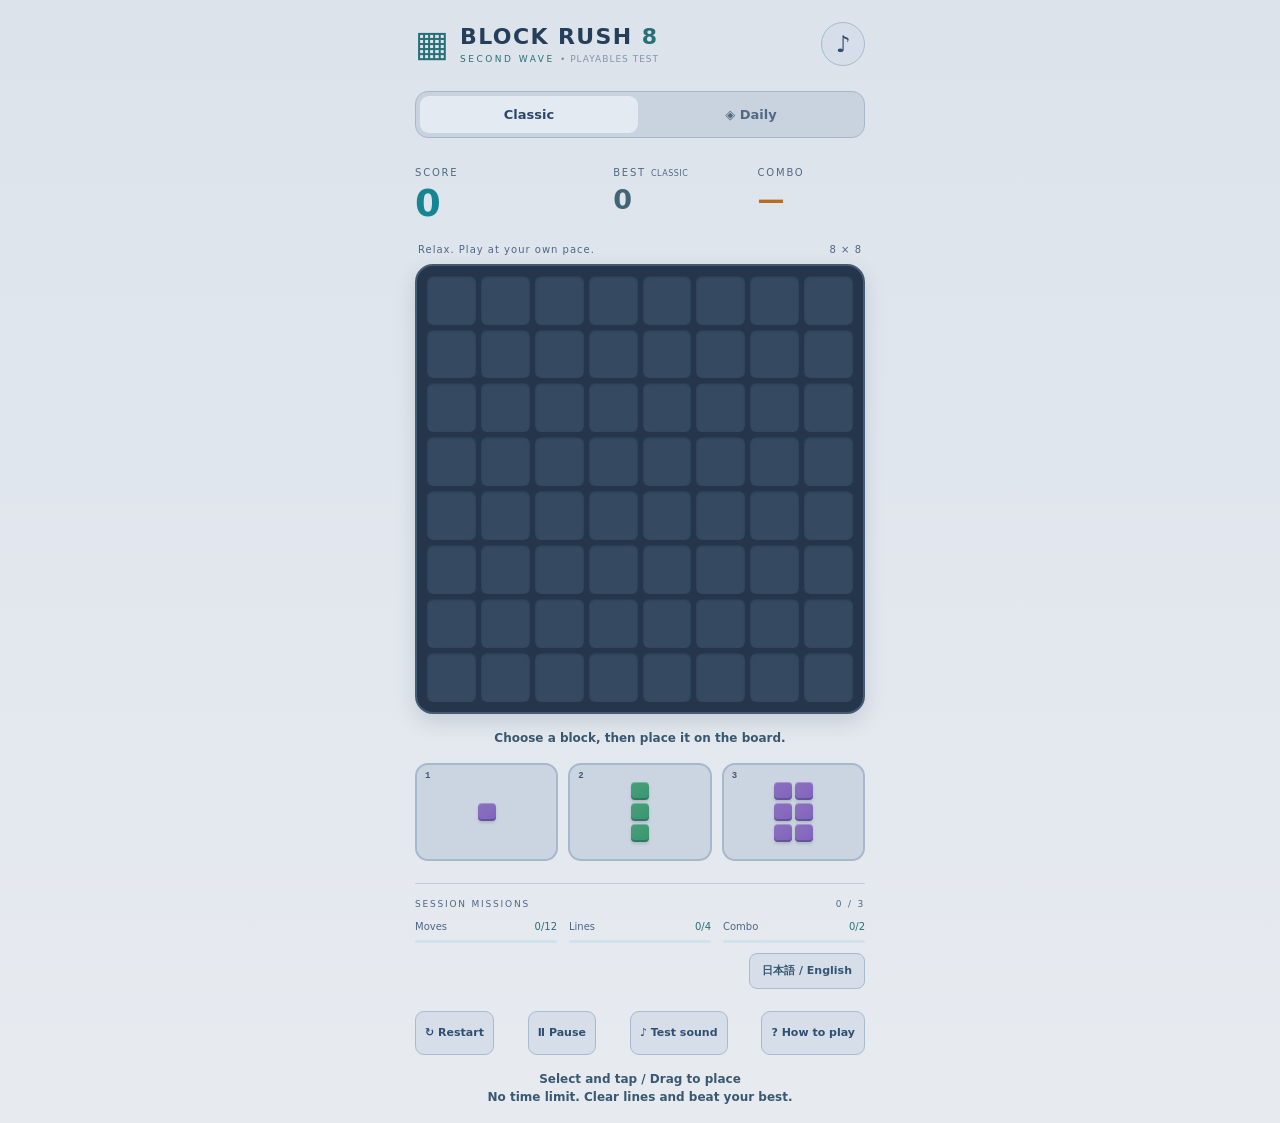
<file: index.html>
<!doctype html>
<html lang="ja"><head><meta charset="utf-8"><meta name="viewport" content="width=device-width,initial-scale=1,viewport-fit=cover"><meta name="theme-color" content="#101b30"><meta name="description" content="BLOCK RUSH 8 第2版。8×8の盤面でつなぐ、消す、コンボを決める。"><title>BLOCK RUSH 8 · Second Wave</title><link rel="stylesheet" href="style.css?v=pop1"><link rel="stylesheet" href="quality.css?v=contrast1"></head>
<body data-quality="1"><section id="startup" role="status"><h2>BLOCK RUSH 8</h2><p id="startupMessage">ゲームを読み込んでいます…</p><button id="retryLoad" hidden>もう一度読み込む</button></section><main id="game" inert>
<header><div class="brand"><span class="mark" aria-hidden="true">▦</span><div><h1>BLOCK RUSH <em>8</em></h1><p>SECOND WAVE <span>• PLAYABLES TEST</span></p></div></div><button id="sound" class="icon" aria-label="サウンドを切り替え" aria-pressed="true">♪</button></header>
<nav aria-label="ゲームモード"><button id="classic" aria-pressed="true">クラシック</button><button id="daily" aria-pressed="false">◈ デイリー</button></nav>
<section class="stats" aria-label="スコア"><div class="score-card"><span>SCORE</span><strong id="score">0</strong><small id="gain"></small></div><div><span>BEST <small id="bestLabel">CLASSIC</small></span><strong id="best">0</strong></div><div><span>COMBO</span><strong id="combo">—</strong></div></section>
<div class="board-caption"><span id="modeLabel">自由に、あなたのペースで。</span><span>8 × 8</span></div>
<div id="stage"><div id="board" role="grid" aria-label="8×8のゲーム盤面"></div><div id="effects" aria-hidden="true"></div><div id="paused" hidden><button id="resume">▶ 再開する</button></div></div>
<p id="message" role="status" aria-live="polite">ブロックを選んで、盤面に置こう。</p>
<div id="pieces" class="pieces" aria-label="手持ちのブロック"></div>
<section class="missions"><div class="section-title"><span id="missionTitle">SESSION MISSIONS</span><span id="missionCount">0 / 3</span></div><div id="missions"></div></section>
<div class="language-row"><button id="language" aria-label="日本語 / English">日本語 / English</button></div><footer><button id="restart">↻ 最初から</button><button id="pause">Ⅱ 一時停止</button><button id="soundTest">♪ 効果音を試す</button><button id="help">? 遊び方</button></footer>
<p class="hint">選んでタップ ／ ドラッグで配置<br>時間制限なし。ラインをつないで、自分のベストへ。</p>
</main><dialog id="dialog" aria-labelledby="dialogTitle"><div class="dialog-content"><span class="eyebrow">BLOCK RUSH 8</span><h2 id="dialogTitle"></h2><div id="dialogBody"></div><div class="dialog-actions"><button id="dialogCancel" type="button" value="cancel">戻る</button><button id="dialogOK" type="button" value="ok">OK</button></div></div></dialog>
<script src="https://www.youtube.com/game_api/v1"></script><script src="engine.js?v=pop1"></script><script src="platform.js?v=pop1"></script><script src="sound.js?v=pop1"></script><script src="drag.js?v=pop1"></script><script src="locale.js?v=pop1"></script><script src="app.js?v=quality1"></script></body></html>
</file>
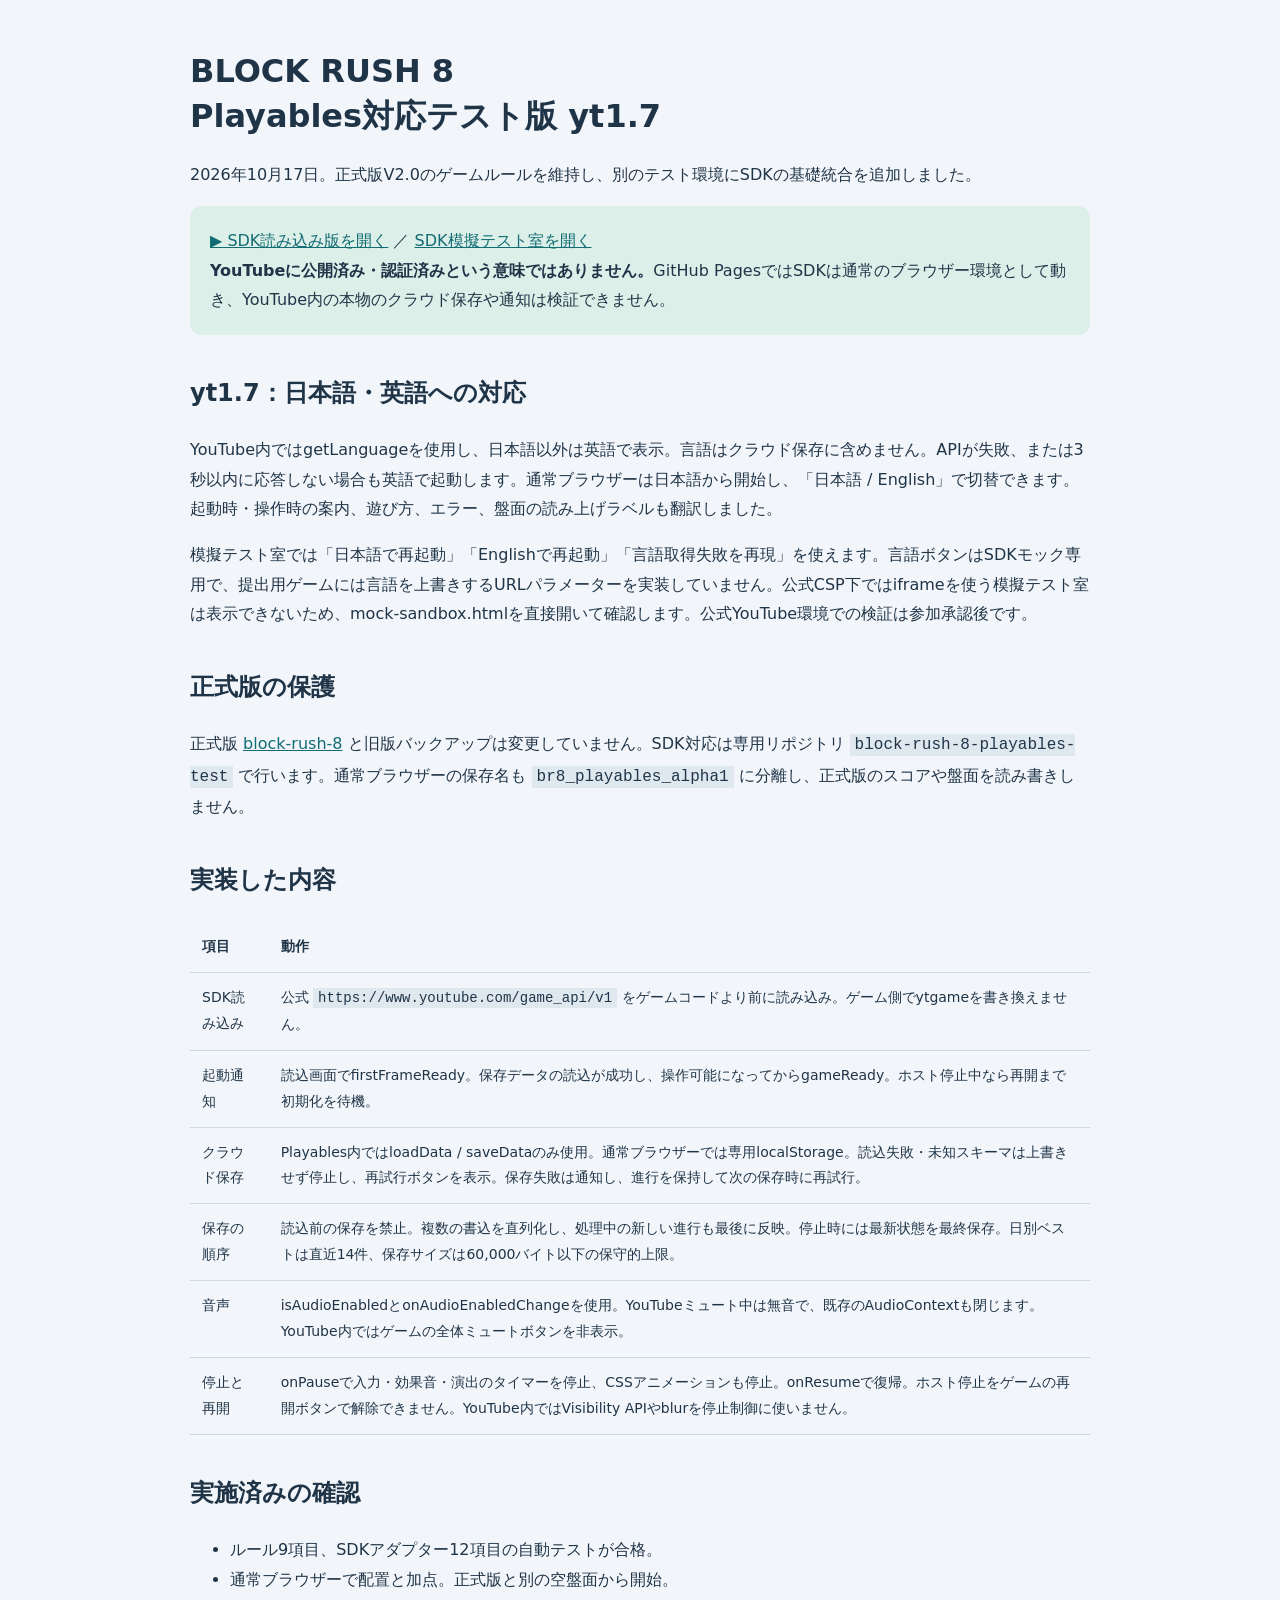
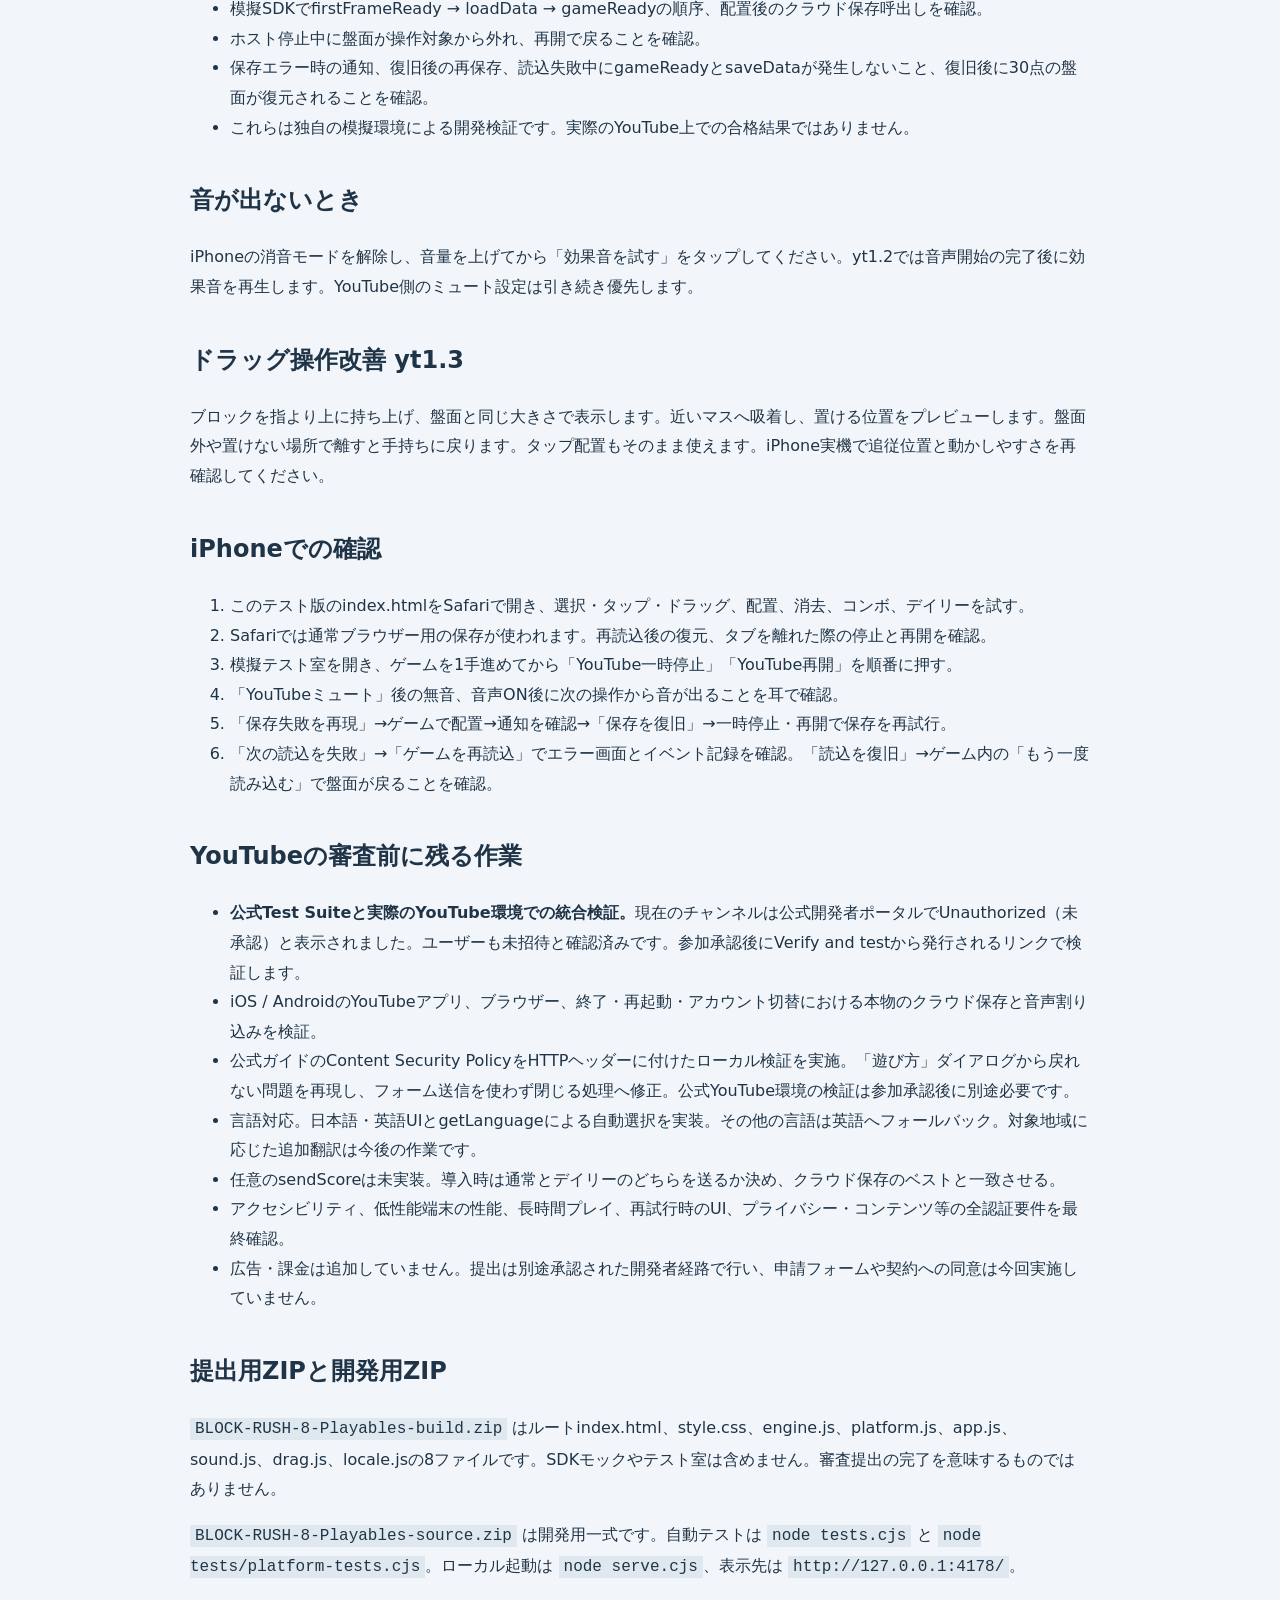
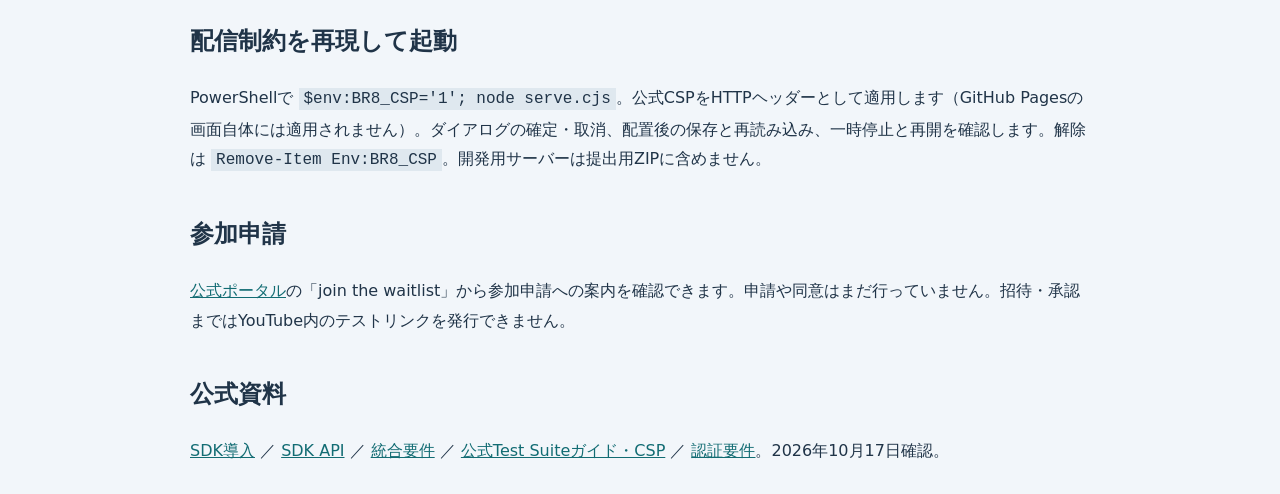
<file: GUIDE.html>
<!doctype html><html lang="ja"><meta charset="utf-8"><meta name="viewport" content="width=device-width,initial-scale=1"><title>BLOCK RUSH 8 — Playables対応テストガイド</title><style>body{max-width:900px;margin:auto;padding:28px;font:16px/1.85 system-ui;background:#f2f6fa;color:#203448}a{color:#126c73}h1{line-height:1.4}h2{margin-top:36px}table{border-collapse:collapse;width:100%;font-size:14px}td,th{text-align:left;vertical-align:top;padding:12px;border-bottom:1px solid #ccd8e0}code{background:#dfe8ef;padding:2px 5px}.note{background:#dcefe8;border-radius:12px;padding:20px}</style>
<h1>BLOCK RUSH 8<br>Playables対応テスト版 yt1.7</h1><p>2026年10月17日。正式版V2.0のゲームルールを維持し、別のテスト環境にSDKの基礎統合を追加しました。</p><p class="note"><a href="index.html">▶ SDK読み込み版を開く</a> ／ <a href="sdk-lab.html">SDK模擬テスト室を開く</a><br><b>YouTubeに公開済み・認証済みという意味ではありません。</b>GitHub PagesではSDKは通常のブラウザー環境として動き、YouTube内の本物のクラウド保存や通知は検証できません。</p>
<h2>yt1.7：日本語・英語への対応</h2><p>YouTube内ではgetLanguageを使用し、日本語以外は英語で表示。言語はクラウド保存に含めません。APIが失敗、または3秒以内に応答しない場合も英語で起動します。通常ブラウザーは日本語から開始し、「日本語 / English」で切替できます。起動時・操作時の案内、遊び方、エラー、盤面の読み上げラベルも翻訳しました。</p><p>模擬テスト室では「日本語で再起動」「Englishで再起動」「言語取得失敗を再現」を使えます。言語ボタンはSDKモック専用で、提出用ゲームには言語を上書きするURLパラメーターを実装していません。公式CSP下ではiframeを使う模擬テスト室は表示できないため、mock-sandbox.htmlを直接開いて確認します。公式YouTube環境での検証は参加承認後です。</p><h2>正式版の保護</h2><p>正式版 <a href="https://kazumoriasahi-wq.github.io/block-rush-8/">block-rush-8</a> と旧版バックアップは変更していません。SDK対応は専用リポジトリ <code>block-rush-8-playables-test</code> で行います。通常ブラウザーの保存名も <code>br8_playables_alpha1</code> に分離し、正式版のスコアや盤面を読み書きしません。</p>
<h2>実装した内容</h2><table><tr><th>項目</th><th>動作</th></tr><tr><td>SDK読み込み</td><td>公式 <code>https://www.youtube.com/game_api/v1</code> をゲームコードより前に読み込み。ゲーム側でytgameを書き換えません。</td></tr><tr><td>起動通知</td><td>読込画面でfirstFrameReady。保存データの読込が成功し、操作可能になってからgameReady。ホスト停止中なら再開まで初期化を待機。</td></tr><tr><td>クラウド保存</td><td>Playables内ではloadData / saveDataのみ使用。通常ブラウザーでは専用localStorage。読込失敗・未知スキーマは上書きせず停止し、再試行ボタンを表示。保存失敗は通知し、進行を保持して次の保存時に再試行。</td></tr><tr><td>保存の順序</td><td>読込前の保存を禁止。複数の書込を直列化し、処理中の新しい進行も最後に反映。停止時には最新状態を最終保存。日別ベストは直近14件、保存サイズは60,000バイト以下の保守的上限。</td></tr><tr><td>音声</td><td>isAudioEnabledとonAudioEnabledChangeを使用。YouTubeミュート中は無音で、既存のAudioContextも閉じます。YouTube内ではゲームの全体ミュートボタンを非表示。</td></tr><tr><td>停止と再開</td><td>onPauseで入力・効果音・演出のタイマーを停止、CSSアニメーションも停止。onResumeで復帰。ホスト停止をゲームの再開ボタンで解除できません。YouTube内ではVisibility APIやblurを停止制御に使いません。</td></tr></table>
<h2>実施済みの確認</h2><ul><li>ルール9項目、SDKアダプター12項目の自動テストが合格。</li><li>通常ブラウザーで配置と加点。正式版と別の空盤面から開始。</li><li>模擬SDKでfirstFrameReady → loadData → gameReadyの順序、配置後のクラウド保存呼出しを確認。</li><li>ホスト停止中に盤面が操作対象から外れ、再開で戻ることを確認。</li><li>保存エラー時の通知、復旧後の再保存、読込失敗中にgameReadyとsaveDataが発生しないこと、復旧後に30点の盤面が復元されることを確認。</li><li>これらは独自の模擬環境による開発検証です。実際のYouTube上での合格結果ではありません。</li></ul>
<h2>音が出ないとき</h2><p>iPhoneの消音モードを解除し、音量を上げてから「効果音を試す」をタップしてください。yt1.2では音声開始の完了後に効果音を再生します。YouTube側のミュート設定は引き続き優先します。</p><h2>ドラッグ操作改善 yt1.3</h2><p>ブロックを指より上に持ち上げ、盤面と同じ大きさで表示します。近いマスへ吸着し、置ける位置をプレビューします。盤面外や置けない場所で離すと手持ちに戻ります。タップ配置もそのまま使えます。iPhone実機で追従位置と動かしやすさを再確認してください。</p><h2>iPhoneでの確認</h2><ol><li>このテスト版のindex.htmlをSafariで開き、選択・タップ・ドラッグ、配置、消去、コンボ、デイリーを試す。</li><li>Safariでは通常ブラウザー用の保存が使われます。再読込後の復元、タブを離れた際の停止と再開を確認。</li><li>模擬テスト室を開き、ゲームを1手進めてから「YouTube一時停止」「YouTube再開」を順番に押す。</li><li>「YouTubeミュート」後の無音、音声ON後に次の操作から音が出ることを耳で確認。</li><li>「保存失敗を再現」→ゲームで配置→通知を確認→「保存を復旧」→一時停止・再開で保存を再試行。</li><li>「次の読込を失敗」→「ゲームを再読込」でエラー画面とイベント記録を確認。「読込を復旧」→ゲーム内の「もう一度読み込む」で盤面が戻ることを確認。</li></ol>
<h2>YouTubeの審査前に残る作業</h2><ul><li><b>公式Test Suiteと実際のYouTube環境での統合検証。</b>現在のチャンネルは公式開発者ポータルでUnauthorized（未承認）と表示されました。ユーザーも未招待と確認済みです。参加承認後にVerify and testから発行されるリンクで検証します。</li><li>iOS / AndroidのYouTubeアプリ、ブラウザー、終了・再起動・アカウント切替における本物のクラウド保存と音声割り込みを検証。</li><li>公式ガイドのContent Security PolicyをHTTPヘッダーに付けたローカル検証を実施。「遊び方」ダイアログから戻れない問題を再現し、フォーム送信を使わず閉じる処理へ修正。公式YouTube環境の検証は参加承認後に別途必要です。</li><li>言語対応。日本語・英語UIとgetLanguageによる自動選択を実装。その他の言語は英語へフォールバック。対象地域に応じた追加翻訳は今後の作業です。</li><li>任意のsendScoreは未実装。導入時は通常とデイリーのどちらを送るか決め、クラウド保存のベストと一致させる。</li><li>アクセシビリティ、低性能端末の性能、長時間プレイ、再試行時のUI、プライバシー・コンテンツ等の全認証要件を最終確認。</li><li>広告・課金は追加していません。提出は別途承認された開発者経路で行い、申請フォームや契約への同意は今回実施していません。</li></ul>
<h2>提出用ZIPと開発用ZIP</h2><p><code>BLOCK-RUSH-8-Playables-build.zip</code> はルートindex.html、style.css、engine.js、platform.js、app.js、sound.js、drag.js、locale.jsの8ファイルです。SDKモックやテスト室は含めません。審査提出の完了を意味するものではありません。</p><p><code>BLOCK-RUSH-8-Playables-source.zip</code> は開発用一式です。自動テストは <code>node tests.cjs</code> と <code>node tests/platform-tests.cjs</code>。ローカル起動は <code>node serve.cjs</code>、表示先は <code>http://127.0.0.1:4178/</code>。</p>
<h2>配信制約を再現して起動</h2><p>PowerShellで <code>$env:BR8_CSP='1'; node serve.cjs</code>。公式CSPをHTTPヘッダーとして適用します（GitHub Pagesの画面自体には適用されません）。ダイアログの確定・取消、配置後の保存と再読み込み、一時停止と再開を確認します。解除は <code>Remove-Item Env:BR8_CSP</code>。開発用サーバーは提出用ZIPに含めません。</p><h2>参加申請</h2><p><a href="https://www.youtube.com/playables_portal">公式ポータル</a>の「join the waitlist」から参加申請への案内を確認できます。申請や同意はまだ行っていません。招待・承認まではYouTube内のテストリンクを発行できません。</p><h2>公式資料</h2><p><a href="https://developers.google.com/youtube/gaming/playables/reference/getting_started">SDK導入</a> ／ <a href="https://developers.google.com/youtube/gaming/playables/reference/sdk">SDK API</a> ／ <a href="https://developers.google.com/youtube/gaming/playables/certification/requirements_integration">統合要件</a> ／ <a href="https://developers.google.com/youtube/gaming/playables/reference/test_suite_guide">公式Test Suiteガイド・CSP</a> ／ <a href="https://developers.google.com/youtube/gaming/playables/certification/requirements">認証要件</a>。2026年10月17日確認。</p></html>
</file>
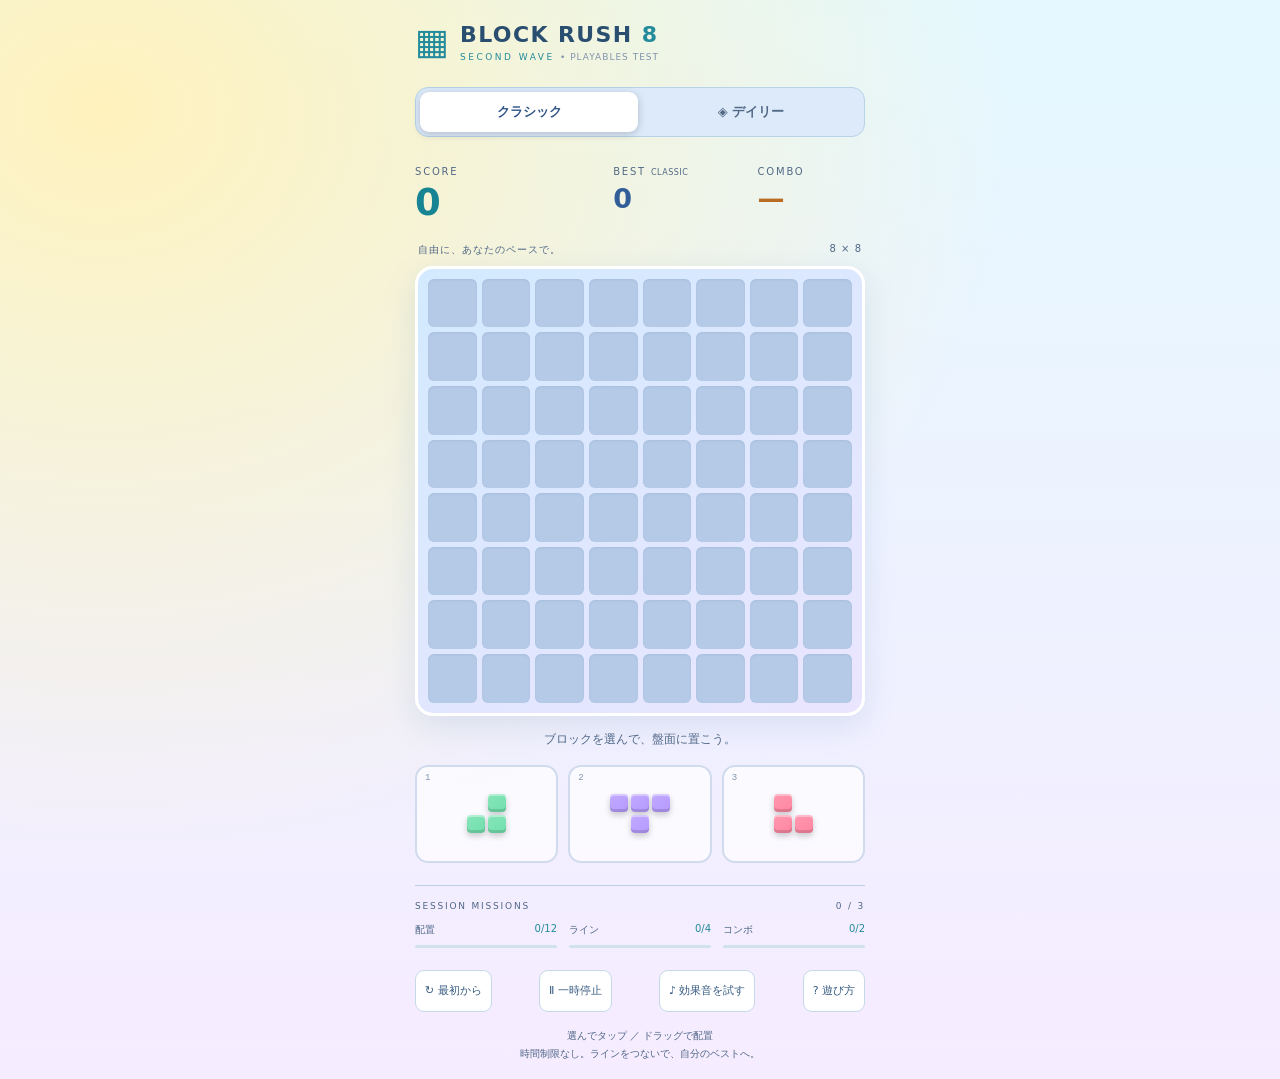
<file: mock-sandbox.html>
<!doctype html>
<html lang="ja"><head><meta charset="utf-8"><meta name="viewport" content="width=device-width,initial-scale=1,viewport-fit=cover"><meta name="theme-color" content="#101b30"><meta name="description" content="BLOCK RUSH 8 第2版。8×8の盤面でつなぐ、消す、コンボを決める。"><title>BLOCK RUSH 8 · Second Wave</title><link rel="stylesheet" href="style.css?v=pop1"></head>
<body><section id="startup" role="status"><h2>BLOCK RUSH 8</h2><p id="startupMessage">ゲームを読み込んでいます…</p><button id="retryLoad" hidden>もう一度読み込む</button></section><main id="game" inert>
<header><div class="brand"><span class="mark" aria-hidden="true">▦</span><div><h1>BLOCK RUSH <em>8</em></h1><p>SECOND WAVE <span>• PLAYABLES TEST</span></p></div></div><button id="sound" class="icon" aria-label="サウンドを切り替え" aria-pressed="true">♪</button></header>
<nav aria-label="ゲームモード"><button id="classic" aria-pressed="true">クラシック</button><button id="daily" aria-pressed="false">◈ デイリー</button></nav>
<section class="stats" aria-label="スコア"><div class="score-card"><span>SCORE</span><strong id="score">0</strong><small id="gain"></small></div><div><span>BEST <small id="bestLabel">CLASSIC</small></span><strong id="best">0</strong></div><div><span>COMBO</span><strong id="combo">—</strong></div></section>
<div class="board-caption"><span id="modeLabel">自由に、あなたのペースで。</span><span>8 × 8</span></div>
<div id="stage"><div id="board" role="grid" aria-label="8×8のゲーム盤面"></div><div id="effects" aria-hidden="true"></div><div id="paused" hidden><button id="resume">▶ 再開する</button></div></div>
<p id="message" role="status" aria-live="polite">ブロックを選んで、盤面に置こう。</p>
<div id="pieces" class="pieces" aria-label="手持ちのブロック"></div>
<section class="missions"><div class="section-title"><span id="missionTitle">SESSION MISSIONS</span><span id="missionCount">0 / 3</span></div><div id="missions"></div></section>
<div class="language-row"><button id="language" aria-label="日本語 / English">日本語 / English</button></div><footer><button id="restart">↻ 最初から</button><button id="pause">Ⅱ 一時停止</button><button id="soundTest">♪ 効果音を試す</button><button id="help">? 遊び方</button></footer>
<p class="hint">選んでタップ ／ ドラッグで配置<br>時間制限なし。ラインをつないで、自分のベストへ。</p>
</main><dialog id="dialog" aria-labelledby="dialogTitle"><div class="dialog-content"><span class="eyebrow">BLOCK RUSH 8</span><h2 id="dialogTitle"></h2><div id="dialogBody"></div><div class="dialog-actions"><button id="dialogCancel" type="button" value="cancel">戻る</button><button id="dialogOK" type="button" value="ok">OK</button></div></div></dialog>
<script src="mock-sdk.js"></script><script src="engine.js?v=pop1"></script><script src="platform.js?v=pop1"></script><script src="sound.js?v=pop1"></script><script src="drag.js?v=pop1"></script><script src="locale.js?v=pop1"></script><script src="app.js?v=pop1"></script></body></html>
</file>
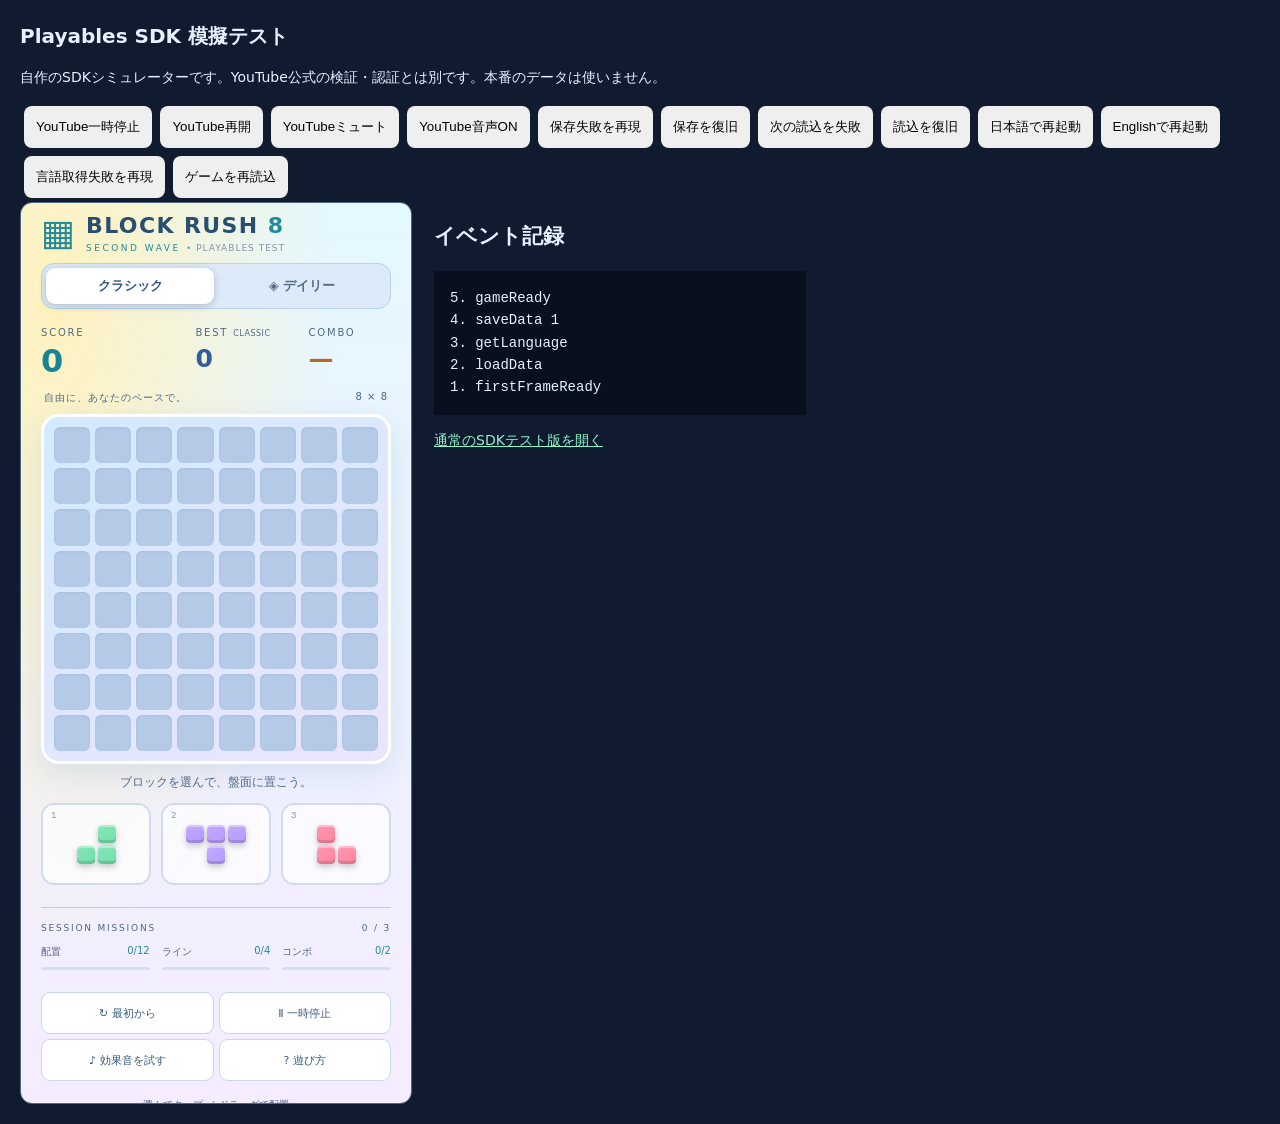
<file: sdk-lab.html>
<!doctype html><html lang="ja"><meta charset="utf-8"><meta name="viewport" content="width=device-width,initial-scale=1"><title>BLOCK RUSH 8 · SDK模擬テスト</title><style>body{font:14px/1.6 system-ui;background:#101b30;color:#e6f1ff;margin:20px}h1{font-size:20px}button{padding:12px;margin:4px;border:0;border-radius:8px;cursor:pointer}section{display:flex;flex-wrap:wrap;gap:22px}iframe{width:390px;height:900px;border:1px solid #516982;border-radius:12px}pre{white-space:pre-wrap;max-height:500px;overflow:auto;background:#081020;padding:16px;width:340px}a{color:#91f3cc}</style><h1>Playables SDK 模擬テスト</h1><p>自作のSDKシミュレーターです。YouTube公式の検証・認証とは別です。本番のデータは使いません。</p><div id="controls"><button data-command="pause">YouTube一時停止</button><button data-command="resume">YouTube再開</button><button data-command="mute">YouTubeミュート</button><button data-command="unmute">YouTube音声ON</button><button data-command="fail-save">保存失敗を再現</button><button data-command="restore-save">保存を復旧</button><button data-command="fail-load">次の読込を失敗</button><button data-command="restore-load">読込を復旧</button><button data-language="ja">日本語で再起動</button><button data-language="en-US">Englishで再起動</button><button data-language="error">言語取得失敗を再現</button><button id="reload">ゲームを再読込</button></div><section><iframe id="gameFrame" title="SDK模擬環境のゲーム" src="mock-sandbox.html"></iframe><div><h2>イベント記録</h2><pre id="log"></pre><p><a href="index.html">通常のSDKテスト版を開く</a></p></div></section><script src="lab.js?v=yt1.7"></script></html>
</file>
<file: style.css>
:root{color-scheme:dark;--bg:#101b30;--muted:#95aac7;--mint:#91f3cc;--gap:5px}*{box-sizing:border-box}body{margin:0;color:#eaf3ff;background:radial-gradient(ellipse at 15% 0,#213d53 0,transparent 48%),radial-gradient(ellipse at 100% 80%,#262748 0,transparent 50%),#0c1526;font-family:Inter,"Segoe UI",system-ui,-apple-system,sans-serif;min-height:100svh}button{font:inherit;color:inherit;cursor:pointer;border:0;touch-action:manipulation}button:focus-visible,[role=gridcell]:focus-visible{outline:3px solid var(--mint);outline-offset:3px}main{max-width:490px;margin:0 auto;padding:max(22px,env(safe-area-inset-top)) 20px max(16px,env(safe-area-inset-bottom))}header,.brand{display:flex;align-items:center}header{justify-content:space-between;margin-bottom:25px}.brand{gap:11px}.mark{font-size:36px;color:var(--mint);line-height:1}h1{font-size:22px;letter-spacing:1.4px;margin:0;font-weight:850}h1 em{font-style:normal;color:var(--mint)}header p{font-size:9px;letter-spacing:2.5px;color:var(--mint);margin:5px 0 0}header p span{color:#8193ad;letter-spacing:1px}.icon{width:42px;height:42px;border:1px solid #ffffff1c;border-radius:50%;background:#ffffff08;font-size:23px}.icon[aria-pressed=false]{opacity:.55}nav{display:flex;background:#080f1f80;padding:4px;border:1px solid #ffffff0c;border-radius:13px;gap:4px}nav button{flex:1;border-radius:9px;background:transparent;padding:11px 6px;color:var(--muted);font-size:13px;font-weight:650}nav button[aria-pressed=true]{background:#2b4057;color:#e8fff6;box-shadow:0 2px 8px #0003}.stats{display:grid;grid-template-columns:1.4fr 1fr .8fr;gap:10px;margin:23px 0 19px}.stats>div{position:relative}.stats span{font-size:10px;letter-spacing:1.8px;color:var(--muted)}.stats strong{font-size:27px;display:block;margin-top:4px;font-variant-numeric:tabular-nums;letter-spacing:1px}.stats .score-card strong{font-size:37px;line-height:1.1;color:var(--mint)}.stats small{font-size:8px;letter-spacing:.5px}#gain{position:absolute;right:10px;bottom:6px;color:var(--mint);font-size:13px}#combo{color:#ffc97b}.board-caption{display:flex;justify-content:space-between;color:var(--muted);font-size:10px;letter-spacing:1px;margin:0 3px 9px}#stage{position:relative}#board{display:grid;grid-template-columns:repeat(8,1fr);gap:var(--gap);padding:10px;border-radius:18px;background:linear-gradient(145deg,#14263c,#101c32);border:1px solid #718eae40;box-shadow:0 15px 50px #0004,inset 0 1px 0 #ffffff0e;aspect-ratio:1;touch-action:none;user-select:none}.cell{min-width:0;border-radius:6px;background:#23364c;box-shadow:inset 0 1px 2px #0003;position:relative}.cell.filled,.mini .on{background:linear-gradient(145deg,color-mix(in srgb,var(--c),white 15%),var(--c));box-shadow:inset 0 2px 0 #ffffff60,inset 0 -3px 0 #0002,0 3px 6px #0003}.cell.filled:after{content:"";position:absolute;inset:5px;border:1px solid #ffffff22;border-radius:3px}.cell.preview{background:#73e3b5;box-shadow:inset 0 0 0 2px #d5ffec;opacity:.85}.cell.bad{background:#ca6379;box-shadow:inset 0 0 0 2px #ffa4b3}.cell.line-hint{filter:brightness(1.5)}.cell.placed{animation:pop .24s ease-out}.cell.clearing{animation:clear .32s ease-in forwards}#effects{position:absolute;inset:0;pointer-events:none;overflow:hidden;border-radius:18px}.burst{position:absolute;inset:36% 0 auto;text-align:center;text-shadow:0 4px 12px #000;font-weight:850;font-size:30px;color:#fff;animation:float 1s ease-out forwards}.burst small{display:block;color:#baffde;font-size:15px;margin-top:7px}.spark{position:absolute;width:6px;height:6px;background:var(--c);border-radius:2px;animation:spark .65s ease-out forwards}#message{text-align:center;color:#b5c9df;font-size:12px;margin:15px 0;min-height:19px}.pieces{display:grid;grid-template-columns:repeat(3,1fr);gap:10px}.piece{height:98px;background:#20304770;border:1px solid #6786a52e;border-radius:13px;display:flex;align-items:center;justify-content:center;touch-action:none;user-select:none;position:relative}.piece.selected{background:#27524f55;border-color:var(--mint);box-shadow:0 0 20px #91f3cc12}.piece.used{opacity:.22}.piece.blocked{border-style:dashed}.piece kbd{position:absolute;left:8px;top:6px;color:#7f94ad;font-size:9px}.mini{display:grid;gap:3px;pointer-events:none}.mini div{width:18px;height:18px;border-radius:4px}.missions{margin-top:22px;border-top:1px solid #ffffff10;padding-top:15px}.section-title{display:flex;justify-content:space-between;font-size:9px;letter-spacing:1.8px;color:#95abc3;margin-bottom:12px}#missions{display:grid;grid-template-columns:repeat(3,1fr);gap:12px}.mission-label{display:flex;justify-content:space-between;font-size:10px;color:#bbccde;gap:4px}.mission-label b{font-weight:500;color:var(--mint)}.track{height:3px;background:#ffffff12;border-radius:3px;margin-top:8px;overflow:hidden}.track i{display:block;height:100%;background:var(--mint);transition:width .4s}.mission.done .mission-label{color:var(--mint)}footer{display:flex;justify-content:space-between;margin-top:22px;gap:5px}footer button{background:#ffffff07;border:1px solid #ffffff0e;border-radius:9px;padding:11px 9px;font-size:11px;color:#becfe1;min-height:42px}.hint{font-size:10px;line-height:1.8;color:#7f94af;text-align:center;margin:15px 0 0}#paused{position:absolute;inset:0;display:grid;place-items:center;background:#0c1728e8;border-radius:18px;z-index:3}#paused[hidden]{display:none}#resume{background:var(--mint);color:#102a25;padding:15px 28px;border-radius:12px;font-weight:700}dialog{color:#edf6ff;background:#192c42;border:1px solid #54718d;border-radius:22px;max-width:360px;width:calc(100% - 32px);padding:28px;box-shadow:0 20px 100px #0009}dialog::backdrop{background:#030c1bd9;backdrop-filter:blur(7px)}.eyebrow{font-size:10px;letter-spacing:2px;color:var(--mint)}dialog h2{font-size:25px;margin:14px 0}#dialogBody{font-size:13px;line-height:1.9;color:#bacce0}#dialogBody strong{display:block;font-size:42px;color:var(--mint)}.dialog-actions{display:flex;gap:10px;margin-top:24px}.dialog-actions button{flex:1;background:#31475d;border-radius:10px;min-height:44px;font-size:13px}#dialogOK{background:var(--mint);color:#103529;font-weight:700}#dialogCancel[hidden]{display:none}@keyframes pop{0%{transform:scale(.65);filter:brightness(1.8)}65%{transform:scale(1.08)}100%{transform:scale(1)}}@keyframes clear{40%{transform:scale(1.05);filter:brightness(2)}100%{transform:scale(.15);opacity:0}}@keyframes float{0%{opacity:0;transform:translateY(15px) scale(.85)}20%{opacity:1;transform:translateY(0) scale(1)}75%{opacity:1}100%{opacity:0;transform:translateY(-35px)}}@keyframes spark{to{transform:translate(var(--dx),var(--dy)) rotate(120deg);opacity:0}}@media(max-width:370px){main{padding-left:13px;padding-right:13px}h1{font-size:19px}header p{font-size:8px}:root{--gap:4px}.mini div{width:16px;height:16px}.piece{height:88px}}@media(max-height:760px){main{padding-top:max(12px,env(safe-area-inset-top))}header{margin-bottom:15px}.stats{margin:15px 0}.piece{height:82px}.missions{margin-top:15px}footer{margin-top:15px}}@media(prefers-reduced-motion:reduce){*,*:before,*:after{animation:none!important;transition:none!important}}

#startup{position:fixed;inset:0;z-index:20;display:grid;align-content:center;justify-items:center;background:#101b30;padding:30px;text-align:center}#startup[hidden]{display:none}#startup p{max-width:350px;line-height:1.8;color:#a9c0d8}#startup button{padding:14px 24px;border-radius:12px;background:#91f3cc;color:#102a25}.host-paused *{animation-play-state:paused!important}.host-paused #effects{visibility:hidden}

/* The SDK sets body touch-action:none inline even outside YouTube.
   Allow page swipes; only a gesture starting on a hand piece is a drag. */
html,body{touch-action:pan-y pinch-zoom!important}
#board{touch-action:pan-y pinch-zoom}
.piece{touch-action:none}
@media(max-width:600px){
 main{padding-top:max(10px,env(safe-area-inset-top))}
 header{margin-bottom:10px}
 nav button{padding:9px 6px}
 .stats{margin:12px 0}
 .stats strong{font-size:25px}
 .stats .score-card strong{font-size:32px}
 #stage{width:min(100%,max(200px,calc(100svh - 350px)));margin-inline:auto}
 #message{margin:10px 0;min-height:19px}
 .piece{height:82px}
}

.drag-ghost{position:fixed;left:0;top:0;z-index:50;display:grid;pointer-events:none;will-change:transform;filter:drop-shadow(0 10px 10px #0007);transform-origin:center;opacity:.94}
.drag-ghost i{display:block;border-radius:5px}
.drag-ghost .tile{background:linear-gradient(145deg,color-mix(in srgb,var(--c),white 15%),var(--c));box-shadow:inset 0 2px 0 #ffffff70,inset 0 -3px 0 #0002}
.drag-ghost.invalid{opacity:.58;filter:drop-shadow(0 0 5px #ff7198)}
.piece.drag-source .mini{opacity:.18}
.cell.preview{background:#91f3cc;box-shadow:inset 0 0 0 2px #ecfff8}

/* Clear celebration: transforms/opacity only; bounded particle count. */
#effects{isolation:isolate}.clear-title{z-index:4;font-size:clamp(23px,7vw,36px);letter-spacing:1px;color:#fff9ce;text-shadow:0 3px 0 #70467b,0 0 18px #ffce5a99,0 4px 12px #000;animation:celebrate 1.2s cubic-bezier(.2,.7,.2,1) forwards}.clear-title small{color:#fff;font-size:17px;letter-spacing:.5px}.clear-title.power-3{color:#fff1a1}.clear-aura{position:absolute;inset:0;z-index:1;background:radial-gradient(ellipse,#ffe9a844,transparent 70%);animation:aura .8s ease-out forwards}.clear-aura.power-3{background:radial-gradient(ellipse,#ffb6df66,transparent 75%)}.clear-ring{position:absolute;inset:27%;z-index:2;border:3px solid #fff1b3;border-radius:50%;box-shadow:0 0 22px var(--c),inset 0 0 18px #fff7;animation:ring .8s ease-out forwards}.clear-beam{position:absolute;z-index:2;background:linear-gradient(90deg,transparent,#fff9cf,#fff,transparent);box-shadow:0 0 15px #ffe58c;animation:beam .6s ease-out forwards}.clear-beam.row{left:0;right:0;top:calc((var(--line) + .5)*12.5% - 3px);height:6px}.clear-beam.col{top:0;bottom:0;left:calc((var(--line) + .5)*12.5% - 3px);width:6px;background:linear-gradient(transparent,#fff9cf,#fff,transparent)}.clear-particle{z-index:3;width:var(--size);height:var(--size);box-shadow:0 0 7px var(--c);animation:confetti .9s ease-out forwards}.score-pop{animation:score-pop .55s ease-out}.cell.clearing{animation:clear .32s ease-in forwards}
@keyframes celebrate{0%{opacity:0;transform:translateY(12px) scale(.65)}18%{opacity:1;transform:translateY(0) scale(1.13)}32%{transform:scale(1)}76%{opacity:1}100%{opacity:0;transform:translateY(-32px) scale(1.04)}}@keyframes aura{0%{opacity:0}20%{opacity:1}100%{opacity:0}}@keyframes ring{0%{transform:scale(.3);opacity:.9}100%{transform:scale(3.2);opacity:0}}@keyframes beam{0%{opacity:0;transform:scale(.5)}20%{opacity:1;transform:scale(1)}100%{opacity:0;transform:scale(1.1)}}@keyframes confetti{0%{opacity:1;transform:scale(1)}100%{transform:translate(var(--dx),var(--dy)) rotate(var(--turn)) scale(.2);opacity:0}}@keyframes score-pop{35%{transform:scale(1.14);color:#fff0ad;text-shadow:0 0 18px #ffd875aa}100%{transform:scale(1)}}

/* Multi-line/combo finale. Keep all decoration inside the non-interactive board overlay. */
.mega-title{font-size:clamp(27px,8.5vw,43px);color:#fff4b1!important;text-shadow:0 3px 0 #9c3979,0 0 22px #ff76d6bb,0 0 40px #ffd36b77;animation:mega-celebrate 1.2s cubic-bezier(.16,.7,.2,1) forwards}
.clear-badge{position:absolute;inset:58% 0 auto;z-index:5;text-align:center;font-size:13px;font-weight:800;letter-spacing:1.5px;color:#fff6ba;text-shadow:0 2px 8px #000;animation:badge 1.15s ease-out forwards}
.rainbow-halo{position:absolute;inset:-15%;z-index:0;background:conic-gradient(from 20deg,transparent,#ff75bc44,transparent,#77eaff55,transparent,#ffe78555,transparent);border-radius:50%;animation:rainbow-halo 1.15s ease-out forwards}
.rainbow-sweep{position:absolute;inset:-50%;z-index:1;background:linear-gradient(115deg,transparent 40%,#ff97c755 44%,#ffeab977 47%,#a5ffe999 50%,#9bd7ff66 53%,transparent 58%);animation:rainbow-sweep .85s ease-out forwards}
.mega-wave{position:absolute;inset:20%;z-index:2;border-radius:50%;border:3px solid #a6f6ff;box-shadow:0 0 18px #b293ff99,inset 0 0 12px #ff91cf66;animation:mega-wave 1s ease-out forwards}.mega-wave.wave-1{border-color:#ffbcdf;animation-delay:.13s;opacity:0}
.firework-star{position:absolute;width:11px;height:11px;z-index:3;background:var(--c);clip-path:polygon(50% 0,62% 35%,100% 50%,62% 63%,50% 100%,37% 63%,0 50%,37% 35%);animation:firework 1s ease-out var(--delay) both}
@keyframes mega-celebrate{0%{opacity:0;transform:scale(.4) rotate(-7deg)}22%{opacity:1;transform:scale(1.18) rotate(2deg)}38%{transform:scale(1) rotate(0)}75%{opacity:1}100%{opacity:0;transform:translateY(-30px) scale(1.05)}}
@keyframes badge{0%,12%{opacity:0;transform:translateY(12px)}30%,75%{opacity:1;transform:translateY(0)}100%{opacity:0;transform:translateY(-15px)}}
@keyframes rainbow-halo{0%{opacity:0;transform:scale(.5) rotate(-25deg)}25%{opacity:1}100%{opacity:0;transform:scale(1.2) rotate(45deg)}}
@keyframes rainbow-sweep{0%{opacity:0;transform:translateX(-50%)}25%{opacity:1}100%{opacity:0;transform:translateX(50%)}}
@keyframes mega-wave{0%{opacity:.9;transform:scale(.4)}100%{opacity:0;transform:scale(2.5)}}
@keyframes firework{0%{opacity:0;transform:scale(.2)}12%{opacity:1}100%{opacity:0;transform:translate(var(--dx),var(--dy)) rotate(var(--turn)) scale(.25)}}

.language-row{text-align:right;margin-top:10px}.language-row button{background:transparent;color:#b6d6e5;font-size:11px;padding:8px;min-height:36px}.language-row:has(button[hidden]){display:none}
@media(max-width:600px){footer{flex-wrap:wrap}footer button{flex:1 1 40%;padding-inline:4px}}

/* Pop edition: clear, bright surfaces with strong text contrast. */
:root{color-scheme:light;--ink:#294e70;--dim:#586c89;--muted:#526985;--gold:#efac31;--mint:#238b9b}html{background:#edf7ff;color:#294e70}body{color:#294e70;background:radial-gradient(ellipse at 8% 10%,#fff2bd,transparent 55%),linear-gradient(#e4f8ff,#f6ecff)}h1{font-weight:850}button{border-radius:14px}dialog{background:#f8fbff;color:#294e70;border:3px solid #fff;box-shadow:0 18px 60px #46729b33}dialog p,#dialogBody{color:#4c6483}dialog::backdrop{background:#365b7d66}.eyebrow,.subtitle,.sub,.tip,.hint,.footnote,.muted,footer,.language-row{color:#526985}#startup{background:#edf7ff;color:#294e70}#startup p{color:#526985}.language-row select{background:#fff;color:#294e70}button:focus-visible{outline-color:#dc578f}
nav{background:#dceafa;border-color:#b8d2e8}nav button[aria-pressed=true]{background:#fff;color:#315588}.icon{background:#fff;border-color:#c0d6e9}#board{background:linear-gradient(145deg,#d2eaff,#ebe5ff);border:3px solid #fff;box-shadow:0 10px 30px #7a9abd33}.cell{background:#b4cae7;box-shadow:inset 0 1px 2px #7996b633}.piece{background:#ffffffad;border:2px solid #d1dbee}.piece.selected{background:#fff4b6;border-color:#e9ae3a}#message,.section-title,.mission-label,.hint{color:#4f6686}.stats strong{color:#315d98}.stats .score-card strong{color:#168492}#combo{color:#b86b21}.missions{border-color:#bacfe3}.track{background:#d1e2ef}footer button{background:#fff;border-color:#c6d9e9;color:#375b81}#paused{background:#edf8fff0}#dialogOK,#resume{background:#ffd15e;color:#57411f}.dialog-actions button{background:#dceafa;color:#375b81}.burst{color:#803d8f;text-shadow:0 2px 0 #fff,0 0 20px #fff}.burst small{color:#236780}.board-caption{color:#4f6686}
</file>
<file: quality.css>
:root{--quality-accent:#6472d9;--quality-sky:#e5edff;--quality-warm:#f9e9c9}
/* Quality pass: contrast, hierarchy, touch affordances. No new timers or SDK hooks. */
body{background:radial-gradient(ellipse at 90% 0,var(--quality-warm),transparent 60%),linear-gradient(var(--quality-sky),#f4f8fd);color:#2d405a}main{filter:none}header h1,h1{color:#253e5a;text-shadow:0 1px #fff9}header{gap:12px}.eyebrow{color:#5c6980;font-weight:850;letter-spacing:1px}button,select{font-weight:750}button{transition:transform .1s,box-shadow .1s,filter .1s}button:not(:disabled):active{transform:translateY(2px) scale(.98);filter:brightness(.97)}button:focus-visible,select:focus-visible,input:focus-visible{outline:3px solid var(--quality-accent);outline-offset:3px}button:disabled{cursor:default;filter:saturate(.5);opacity:.55}button.primary,.primary,#jump,#drop,#hold,#bite,#walk{min-height:50px;font-size:14px;letter-spacing:.2px;border-radius:17px;box-shadow:0 4px 0 color-mix(in srgb,var(--quality-accent) 75%,#294151);text-shadow:0 1px #0002}#message,#hint,.hint,.instruction,.gesture-note{color:#385970;font-size:12px;line-height:1.55;font-weight:700}#message,#hint{font-variant-numeric:tabular-nums}.utility,.language-row,footer{color:#526b7b}footer{font-size:10px}footer button{min-height:40px;font-size:11px}dialog{border-color:#fff;background:#fffdf1;box-shadow:0 20px 70px #25385842}dialog h2{color:#2f465e}dialog p{color:#476174;line-height:1.75}.next-goal{padding:10px 13px;border:1px solid #d0dfda;border-radius:12px;background:#edf7eb;color:#325c52!important;font-size:13px!important;font-weight:800}.stage,#field,.board-wrap{box-shadow:0 10px 24px #3b657422,0 3px 0 #fff8}.stage,.field{border-color:#fff}.hud small,.scoreboard small,.stat small{color:#516a77;font-size:10px}.hud strong,.scoreboard strong{font-variant-numeric:tabular-nums}.controls button,[data-dir]{min-height:48px}#powerWord,#echoText,#gateText{color:#3a566b;font-weight:850}#power .sweet,#sweet{background:#ffdb5e;border:2px solid #b6811c}#sun{min-width:48px;min-height:48px}input[type=range]{min-height:42px;accent-color:var(--quality-accent)}.cell.can-place:not(.filled)::after{content:'';position:absolute;width:5px;height:5px;border-radius:50%;background:#365f9bb0;left:calc(50% - 2.5px);top:calc(50% - 2.5px);pointer-events:none}.cell{position:relative}.cell.preview{outline:2px solid #fff;outline-offset:-3px;filter:brightness(1.12)}.cell.line-hint{box-shadow:inset 0 0 0 3px #fff3aa,0 0 12px #ffce5a}.piece.selected{outline:3px solid #6077c8;outline-offset:2px}.piece.blocked{opacity:.6}#pace{font-size:10px;background:#244456eb;color:#fff8dc}#toast,#callout{font-weight:950}#welcome p,#coverText,#intro p{color:#3e6272;font-weight:650}#welcome h2,#coverTitle{color:#294b60}#needle{box-shadow:0 0 0 2px #fff,0 1px 5px #26394f66}#fitRange{background:#89d7a3;border:1px solid #367657}.hearts{color:#c65575!important}.hud>div,.scoreboard>div{border-color:#fff;box-shadow:0 3px 0 #7797a214}button.round,button.icon,#settings,#sound,#pause{min-height:44px;min-width:44px}#best,.best{color:#426475;font-weight:850}
@media(max-height:650px) and (orientation:portrait){#message,#hint,.hint,.instruction,.gesture-note{font-size:10px}.eyebrow{font-size:8px}.primary,button.primary,#jump,#drop,#hold,#bite,#walk{min-height:48px;font-size:12px}footer{font-size:8px}footer button{min-height:32px}.hud small,.scoreboard small{font-size:9px}.controls{gap:6px;margin-top:8px}.controls button{min-height:44px}.stage-top #pause{min-height:36px;min-width:36px}#pace{font-size:8px}}
@media(prefers-reduced-motion:reduce){*,*::before,*::after{animation:none!important;transition:none!important;scroll-behavior:auto!important}}
/* Calm board palette. Display colors also cover pieces restored from older saves. */
:root{--quality-accent:#395d87;--mint:#287078}
html{background:#dce3eb}
body{background:linear-gradient(#dce3eb,#e7ebf0);color:#263d54}
h1,header h1{text-shadow:none}
#board{background:#24354c;border:2px solid #455b74;box-shadow:0 8px 20px #273e5126;gap:var(--gap)}
.cell{background:#354961;box-shadow:inset 0 1px 2px #14253a66}
[style*="#ffbf69"]{--display:#c78a39}
[style*="#55d9e8"]{--display:#278da5}
[style*="#b69aff"]{--display:#8063bb}
[style*="#71e0ad"]{--display:#37966d}
[style*="#ff85a1"]{--display:#c15b7e}
[style*="#6aabff"]{--display:#467fc4}
.cell.filled,.mini .on,.drag-ghost .tile{background:linear-gradient(145deg,color-mix(in srgb,var(--display,var(--c)),white 9%),var(--display,var(--c)));box-shadow:inset 0 1px 0 #ffffff40,inset 0 -2px 0 #12243b44,0 2px 3px #0002}
.cell.can-place:not(.filled)::after{background:#a2b5cc}
.cell.preview{background:#57887d;outline:2px dashed #e5f5ed;outline-offset:-3px;box-shadow:inset 0 0 0 2px #294e4a;filter:none;opacity:1}
.cell.bad{background:#8f4054;outline:2px dashed #ffd6df;filter:none}
.cell.line-hint{filter:none;box-shadow:inset 0 0 0 3px #e3be68}
.piece{background:#cbd5e1;border:2px solid #a7b8cc}
.piece.selected{background:#b8c9dc;border-color:#395d87;outline:2px solid #395d87;box-shadow:none}
.piece kbd{color:#435a74}
nav{background:#c9d3e0;border-color:#a7b7ca}
nav button[aria-pressed=true]{background:#e4eaf1;color:#2b486c;box-shadow:none}
.icon,footer button{background:#d6dfe9;border-color:#a8bbce;color:#304f70}
#dialogOK,#resume{background:#3f697a;color:#fff}
dialog{background:#e6ecf2;border-color:#9eb1c6}
#paused{background:#dce5eef5}
#language{color:#355672!important;background:#d6dfe9;border:1px solid #a8bbce;border-radius:8px;padding:8px 12px}
.clear-aura,.rainbow-halo,.rainbow-sweep{filter:opacity(.55)}
@keyframes pop{0%{transform:scale(.65)}65%{transform:scale(1.08)}100%{transform:scale(1)}}
@keyframes clear{40%{transform:scale(1.05)}100%{transform:scale(.15);opacity:0}}
</file>
